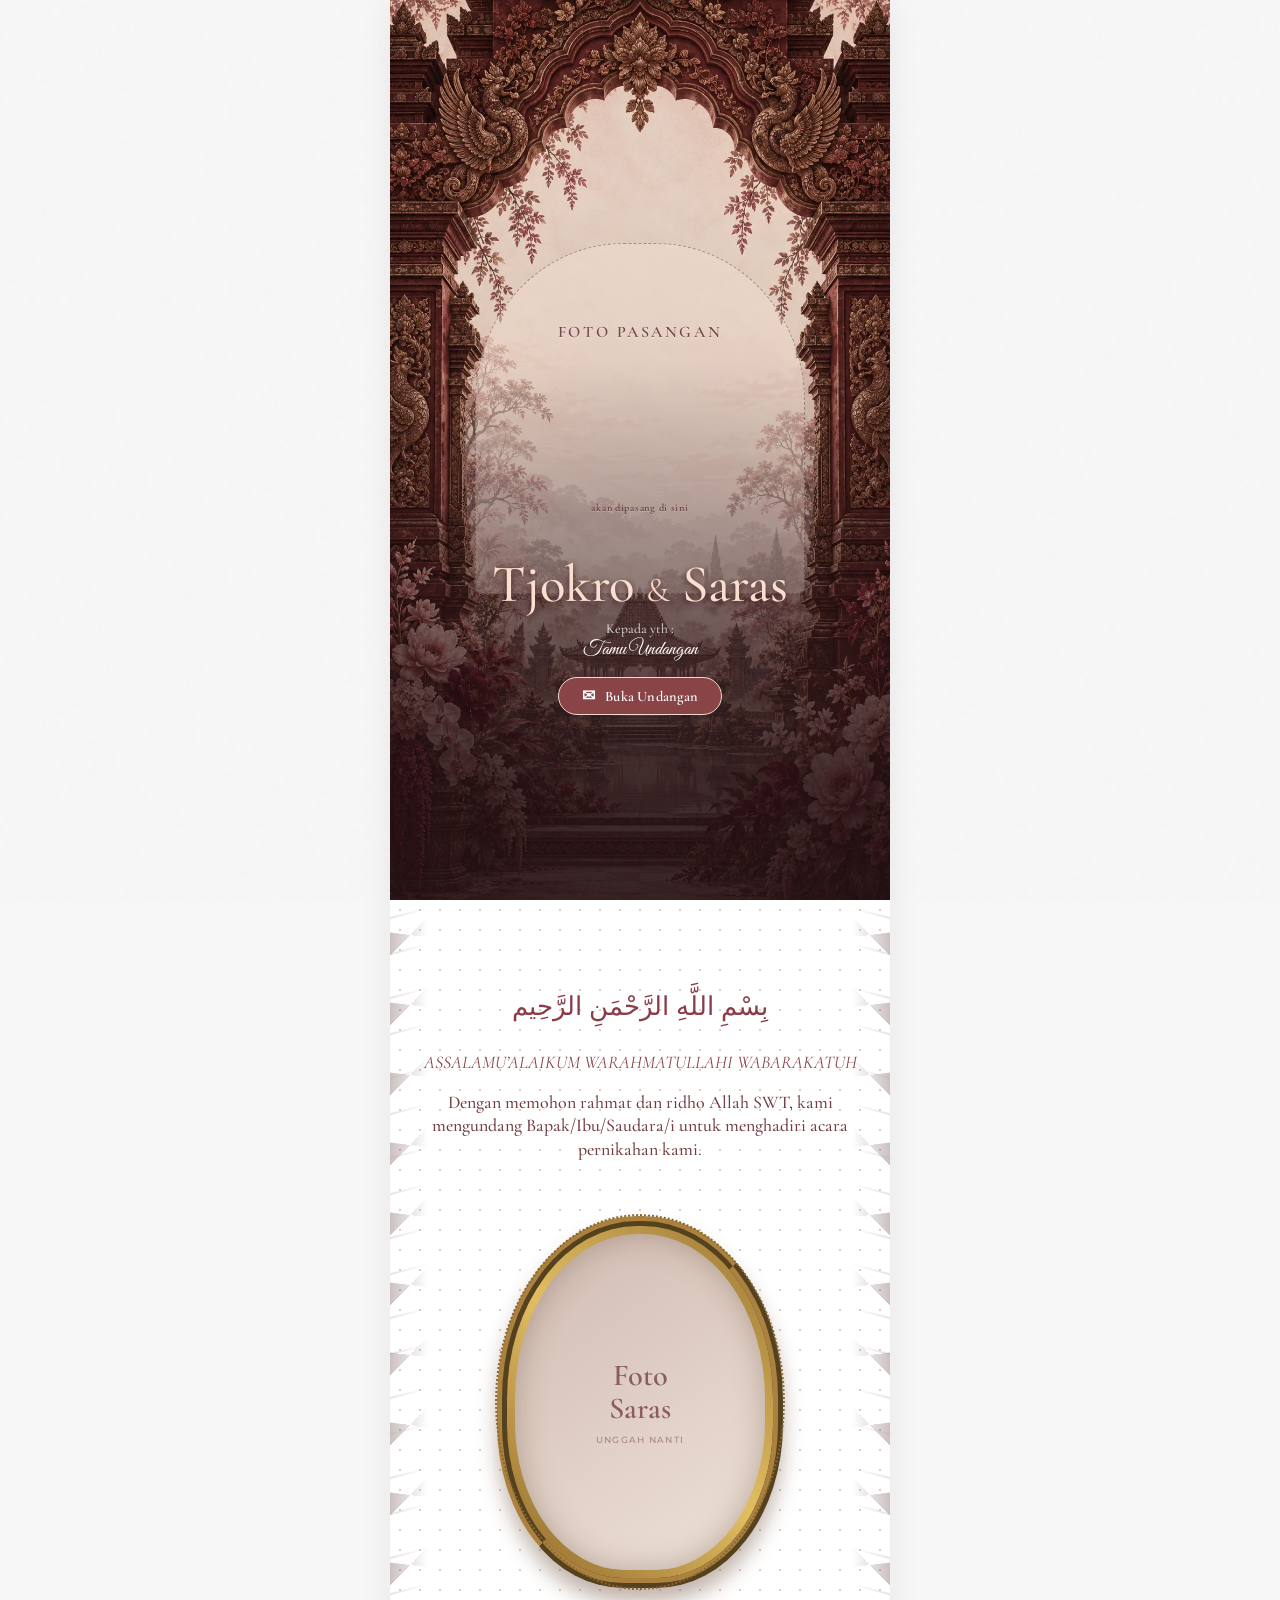
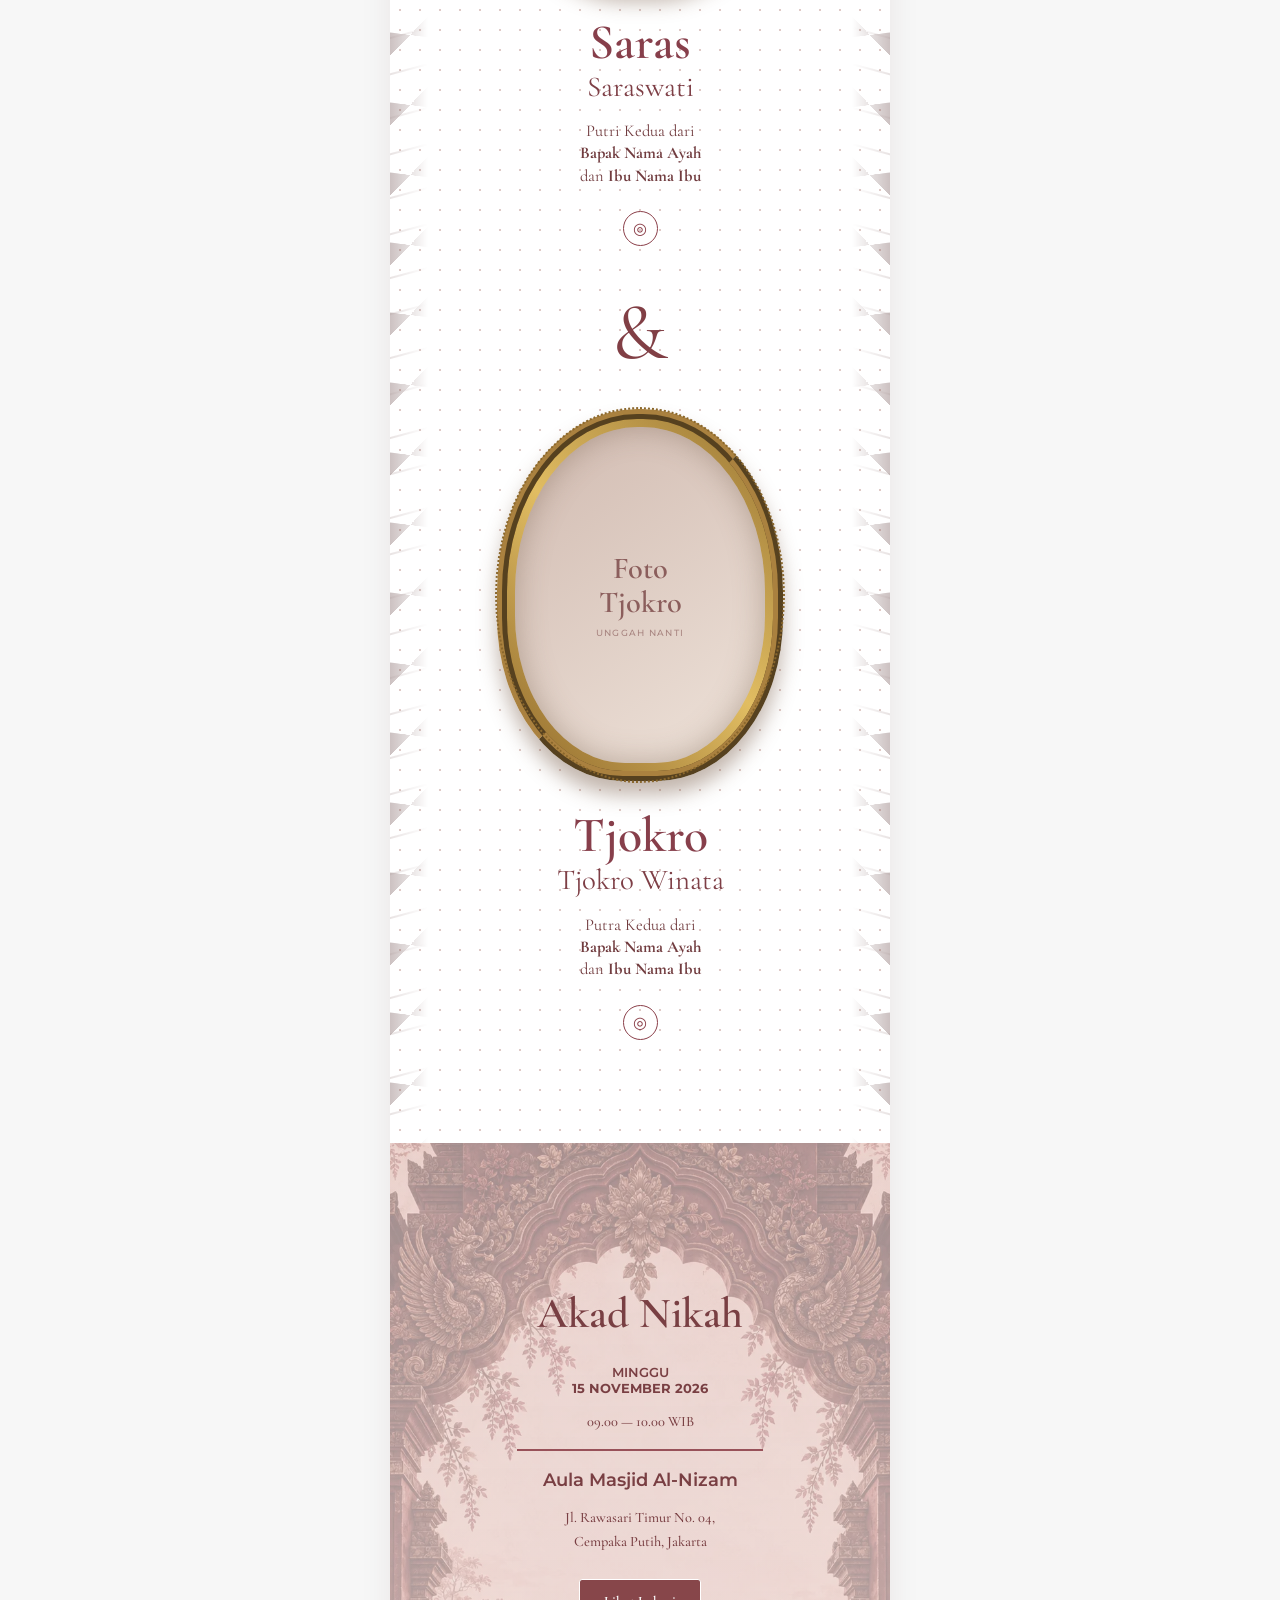
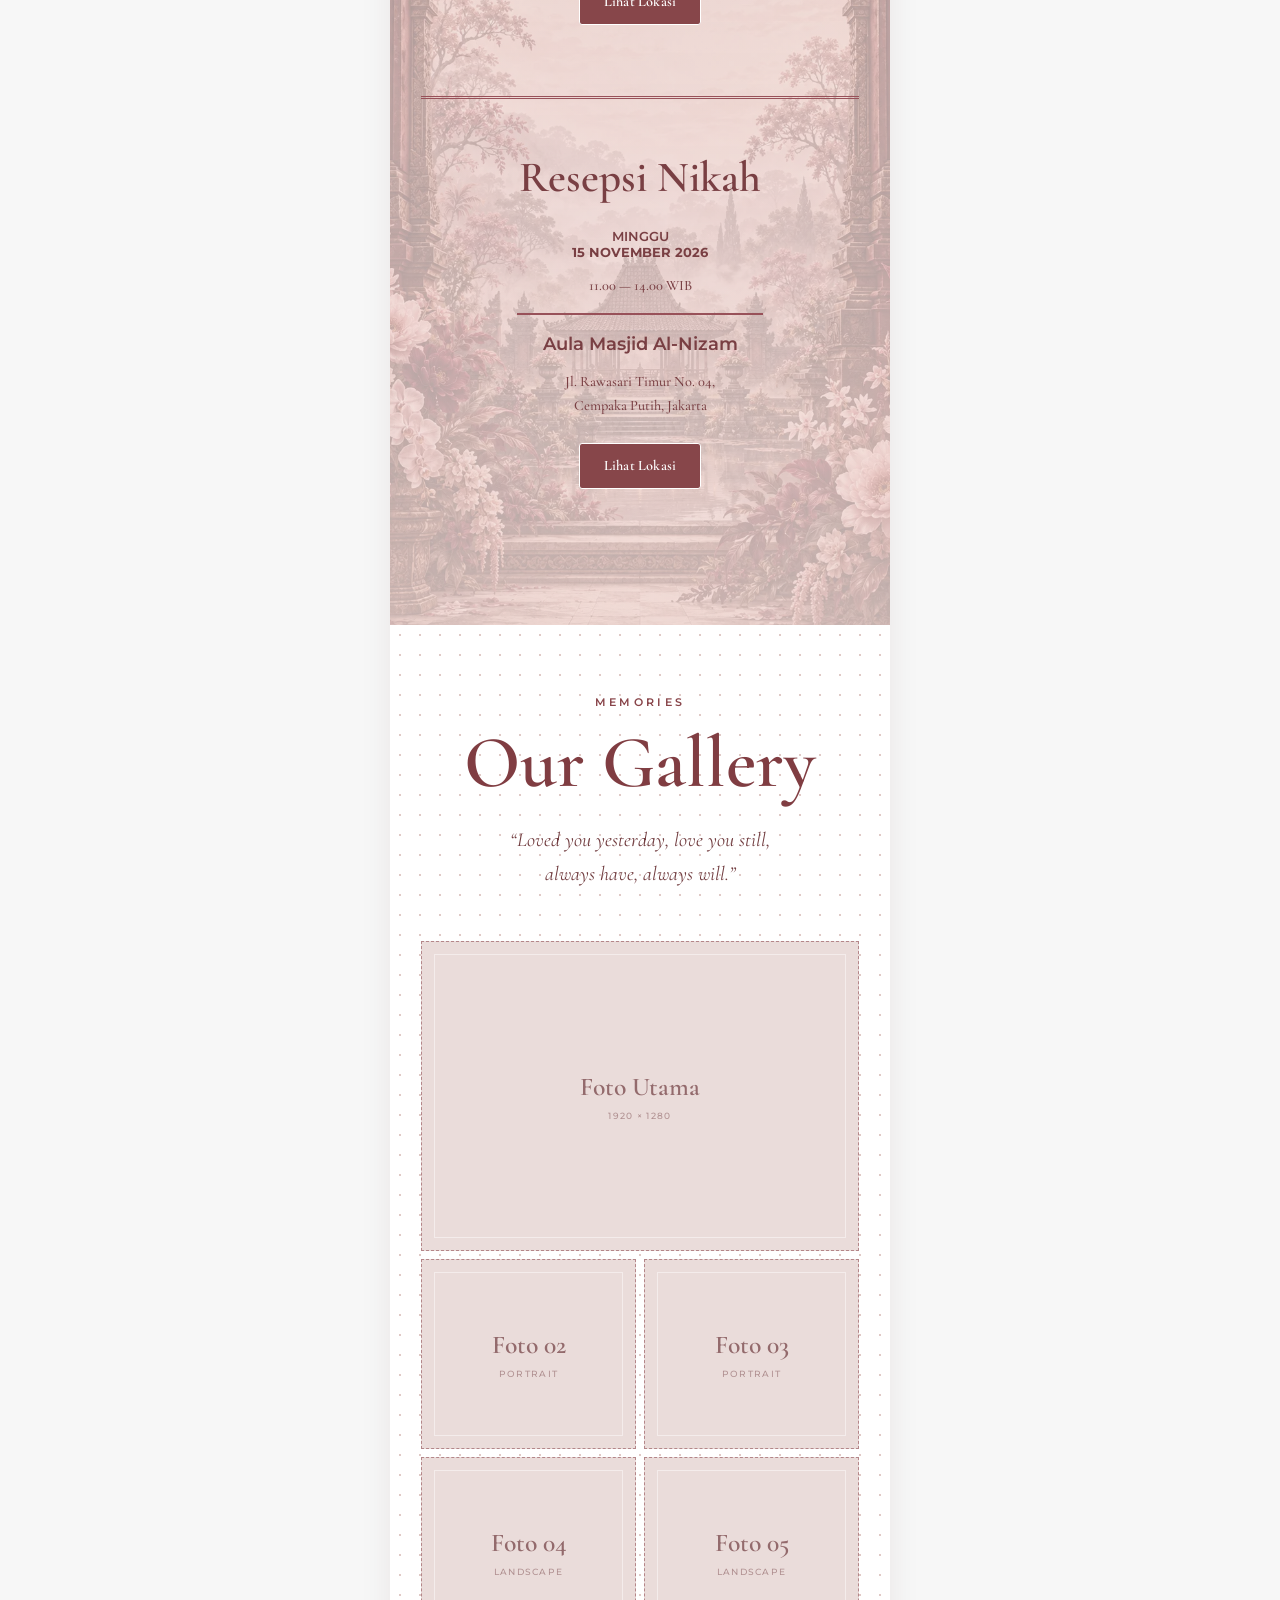
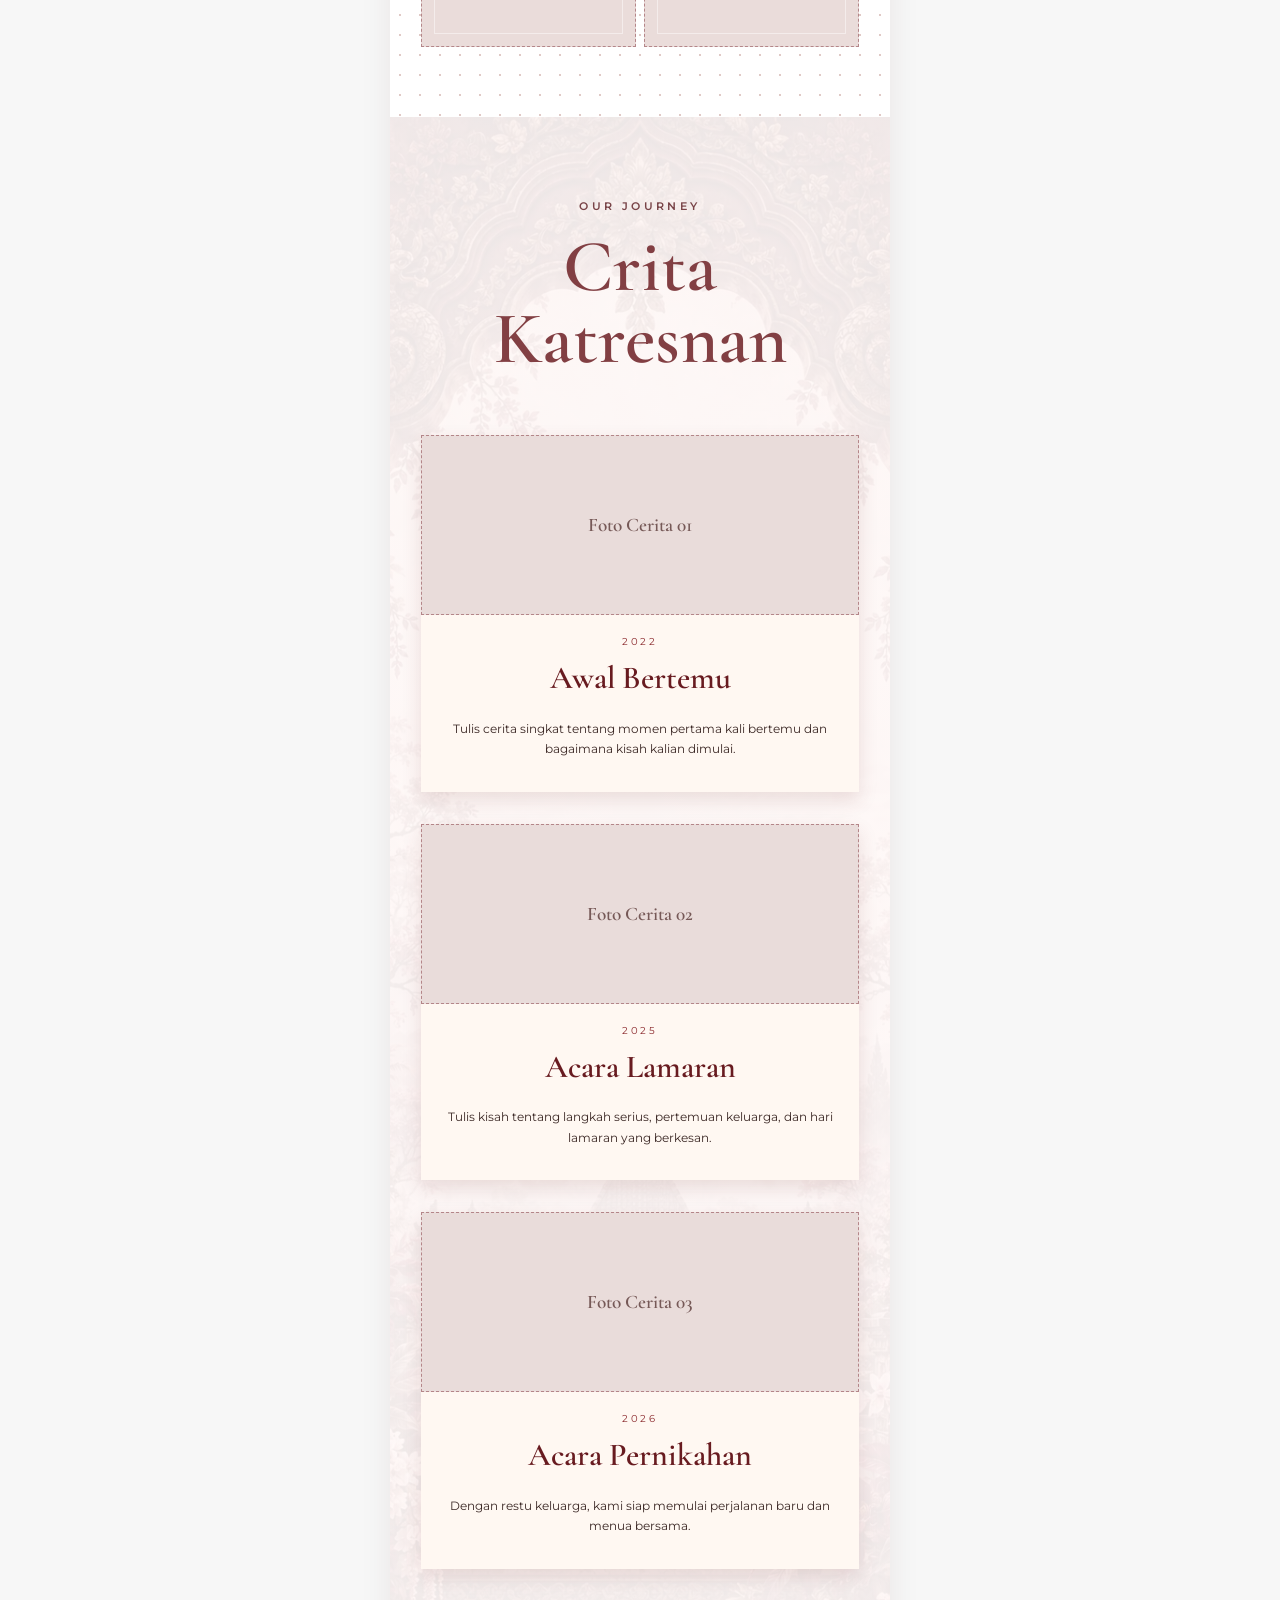
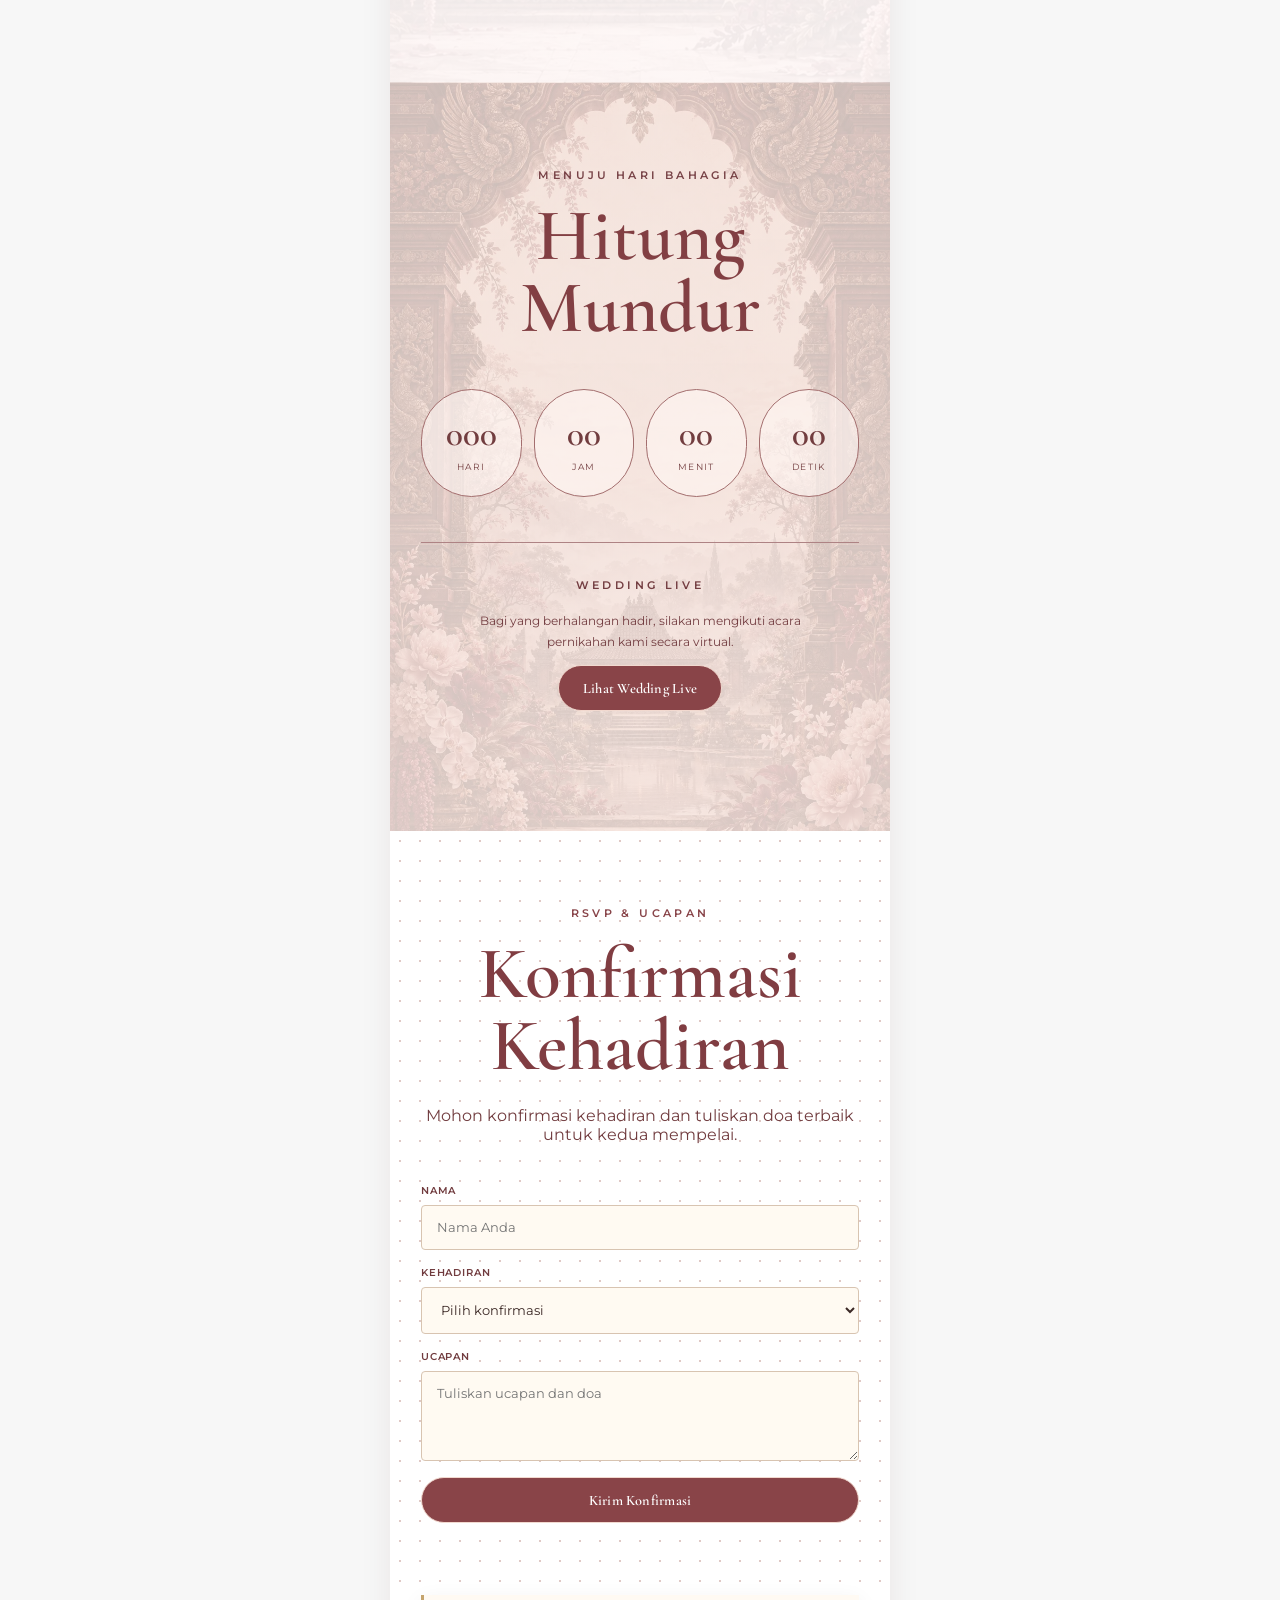
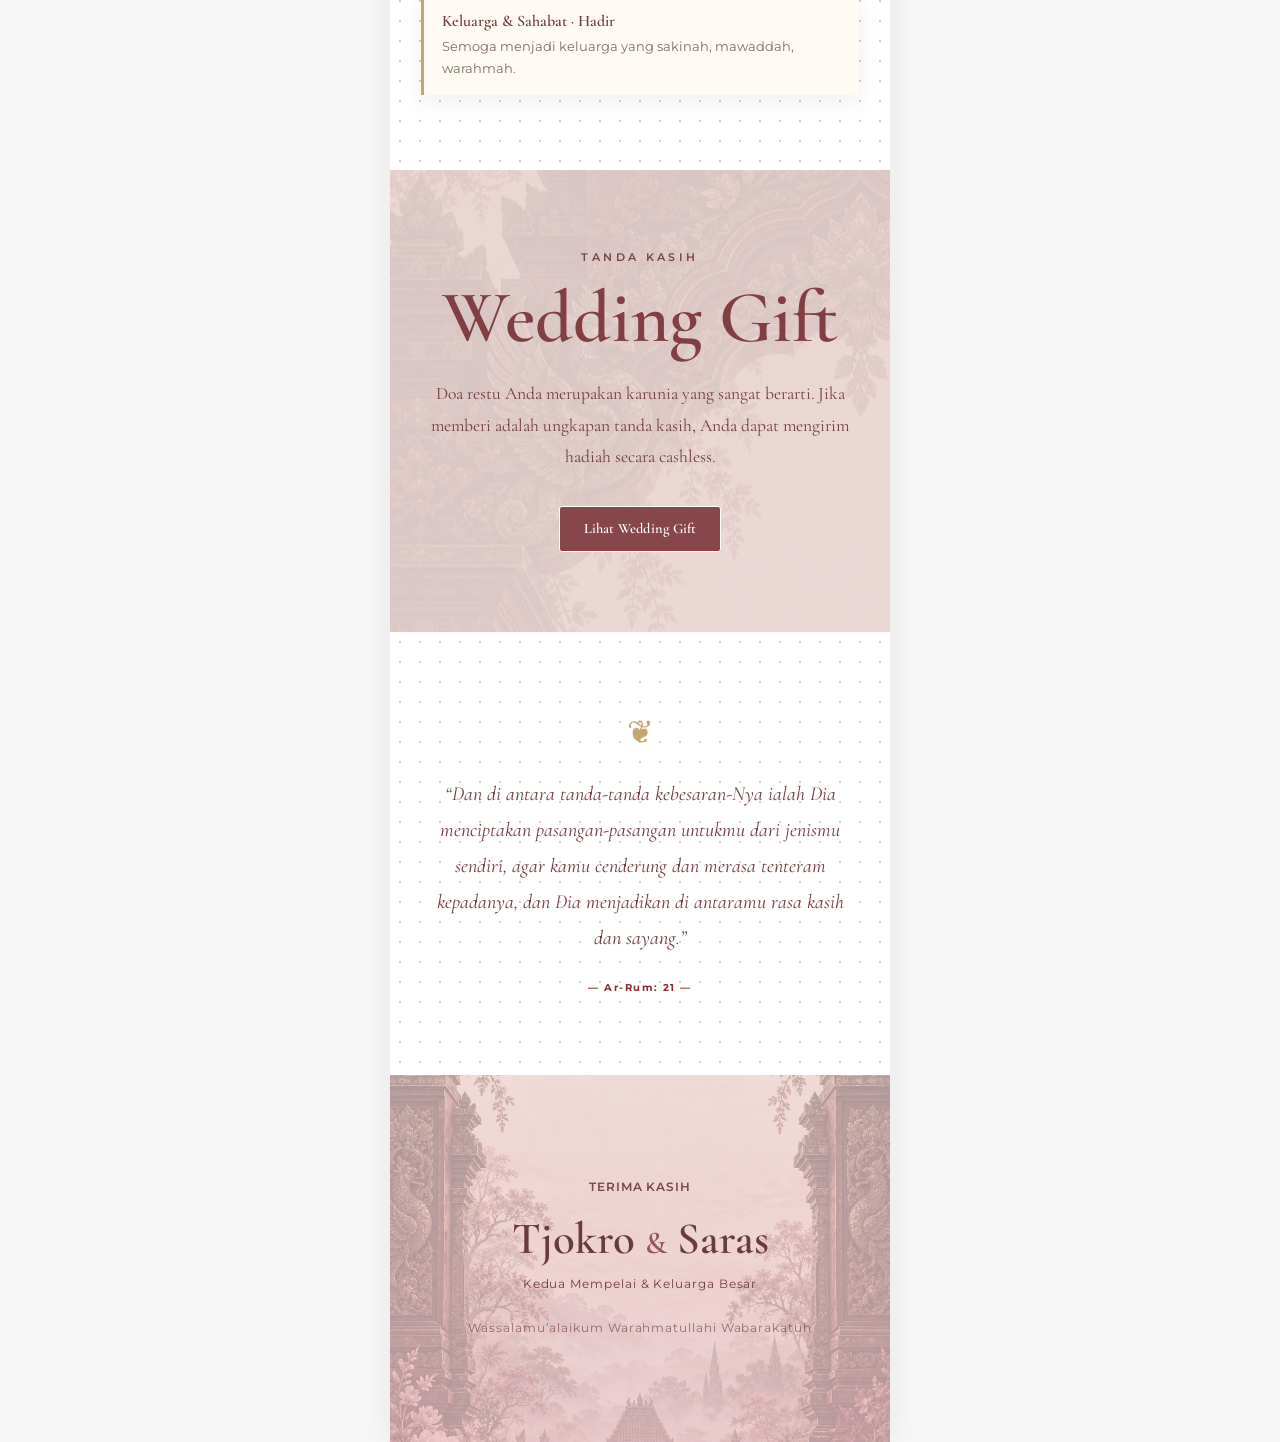
<file: index.html>
<!doctype html>
<html lang="id">
<head>
  <meta charset="utf-8" />
  <meta name="viewport" content="width=device-width,initial-scale=1,viewport-fit=cover" />
  <meta name="theme-color" content="#681b20" />
  <meta name="description" content="Undangan pernikahan digital bernuansa Jawa klasik." />
  <title>Tjokro & Saras — Undangan Pernikahan</title>
  <link rel="preconnect" href="https://fonts.googleapis.com">
  <link rel="preconnect" href="https://fonts.gstatic.com" crossorigin>
  <link href="https://fonts.googleapis.com/css2?family=Cormorant+Garamond:wght@400;500;600;700&family=Great+Vibes&family=Montserrat:wght@300;400;500;600&family=Playfair+Display:wght@400;500;600&display=swap" rel="stylesheet">
  <link rel="stylesheet" href="./styles.css" />
</head>
<body class="locked">
  <div class="noise" aria-hidden="true"></div>
  <div id="petals" class="petals" aria-hidden="true"></div>

  <section id="cover" class="cover" aria-label="Sampul undangan">
    <div class="cover__photo" aria-hidden="true"><span>FOTO PASANGAN<br><small>akan dipasang di sini</small></span></div>
    <div class="cover__veil" aria-hidden="true"></div>
    <div class="cover__content">
      <h1>Tjokro <em>&</em> Saras</h1>
      <p class="to">Kepada yth :</p>
      <p class="guest" id="guestName">Tamu Undangan</p>
      <button id="openInvite" class="button button--light" type="button">
        <span class="button__icon">✉</span> Buka Undangan
      </button>
    </div>
  </section>

  <div id="openingScene" class="opening-scene" aria-hidden="true">
    <div class="opening-scene__backdrop"></div>
    <div class="opening-scene__light"></div>
    <div class="opening-scene__arch"></div>
    <div class="opening-scene__door opening-scene__door--left"></div>
    <div class="opening-scene__door opening-scene__door--right"></div>
    <div class="opening-scene__title"><span>The Wedding Of</span><strong>Tjokro<br><i>&</i><br>Saras</strong><small>15.11.26</small></div>
    <div class="opening-scene__bloom opening-scene__bloom--left"></div>
    <div class="opening-scene__bloom opening-scene__bloom--right"></div>
  </div>

  <main id="invitation" aria-hidden="true">
    <section class="hero section-maroon">
      <div class="hero__halo"></div>
      <div class="reveal hero__content">
        <p class="eyebrow">THE WEDDING OF</p>
        <h2 class="script-title">Tjokro <span>&</span> Saras</h2>
        <p class="hero__date">15.11.26</p>
        <a href="#couple" class="scroll-cue" aria-label="Lanjut ke bawah"><span></span></a>
      </div>
    </section>

    <section id="couple" class="paper-section intro">
      <div class="batik-corner batik-corner--left" aria-hidden="true"></div>
      <div class="batik-corner batik-corner--right" aria-hidden="true"></div>
      <div class="container narrow reveal">
        <p class="arabic">بِسْمِ اللَّهِ الرَّحْمَنِ الرَّحِيم</p>
        <p class="eyebrow eyebrow--dark">ASSALAMU’ALAIKUM WARAHMATULLAHI WABARAKATUH</p>
        <p class="lead">Dengan memohon rahmat dan ridho Allah SWT, kami mengundang Bapak/Ibu/Saudara/i untuk menghadiri acara pernikahan kami.</p>
      </div>

      <div class="couple container">
        <article class="person reveal">
          <div class="portrait-frame">
            <div class="portrait-placeholder"><span>Foto<br>Saras</span><small>unggah nanti</small></div>
          </div>
          <p class="person__nick">Saras</p>
          <h3>Saraswati</h3>
          <p>Putri Kedua dari<br><strong>Bapak Nama Ayah</strong><br>dan <strong>Ibu Nama Ibu</strong></p>
          <a class="social" href="#" aria-label="Instagram Saras">◎</a>
        </article>

        <div class="ampersand reveal" aria-hidden="true">&</div>

        <article class="person reveal">
          <div class="portrait-frame portrait-frame--alt">
            <div class="portrait-placeholder"><span>Foto<br>Tjokro</span><small>unggah nanti</small></div>
          </div>
          <p class="person__nick">Tjokro</p>
          <h3>Tjokro Winata</h3>
          <p>Putra Kedua dari<br><strong>Bapak Nama Ayah</strong><br>dan <strong>Ibu Nama Ibu</strong></p>
          <a class="social" href="#" aria-label="Instagram Tjokro">◎</a>
        </article>
      </div>
    </section>

    <section class="section-maroon event-section">
      <div class="clouds clouds--one" aria-hidden="true"></div>
      <div class="container reveal">
        <p class="eyebrow">SAVE THE DATE</p>
        <h2 class="section-title light">Rangkaian Acara</h2>
        <div class="events">
          <article class="event-card reveal">
            <div class="event-card__icon">✦</div>
            <h3>Akad Nikah</h3>
            <p class="event-date">MINGGU<br><strong>15 NOVEMBER 2026</strong></p>
            <p>09.00 — 10.00 WIB</p>
            <span class="rule"></span>
            <h4>Aula Masjid Al-Nizam</h4>
            <p>Jl. Rawasari Timur No. 04,<br>Cempaka Putih, Jakarta</p>
            <a class="button button--outline" href="https://maps.google.com" target="_blank" rel="noreferrer">Lihat Lokasi</a>
          </article>
          <article class="event-card reveal">
            <div class="event-card__icon">❦</div>
            <h3>Resepsi Nikah</h3>
            <p class="event-date">MINGGU<br><strong>15 NOVEMBER 2026</strong></p>
            <p>11.00 — 14.00 WIB</p>
            <span class="rule"></span>
            <h4>Aula Masjid Al-Nizam</h4>
            <p>Jl. Rawasari Timur No. 04,<br>Cempaka Putih, Jakarta</p>
            <a class="button button--outline" href="https://maps.google.com" target="_blank" rel="noreferrer">Lihat Lokasi</a>
          </article>
        </div>
      </div>
    </section>

    <section class="paper-section gallery-section">
      <div class="container reveal">
        <p class="eyebrow eyebrow--dark">MEMORIES</p>
        <h2 class="section-title">Our Gallery</h2>
        <p class="quote">“Loved you yesterday, love you still,<br>always have, always will.”</p>
      </div>
      <div class="gallery container">
        <div class="photo-placeholder photo-placeholder--wide reveal"><span>Foto Utama</span><small>1920 × 1280</small></div>
        <div class="photo-placeholder reveal"><span>Foto 02</span><small>portrait</small></div>
        <div class="photo-placeholder reveal"><span>Foto 03</span><small>portrait</small></div>
        <div class="photo-placeholder reveal"><span>Foto 04</span><small>landscape</small></div>
        <div class="photo-placeholder reveal"><span>Foto 05</span><small>landscape</small></div>
      </div>
    </section>

    <section class="story section-ink">
      <div class="container">
        <div class="reveal">
          <p class="eyebrow">OUR JOURNEY</p>
          <h2 class="section-title light">Crita Katresnan</h2>
        </div>
        <div class="timeline">
          <article class="story-card reveal">
            <div class="story-card__image"><span>Foto Cerita 01</span></div>
            <div class="story-card__body"><time>2022</time><h3>Awal Bertemu</h3><p>Tulis cerita singkat tentang momen pertama kali bertemu dan bagaimana kisah kalian dimulai.</p></div>
          </article>
          <article class="story-card reveal">
            <div class="story-card__image"><span>Foto Cerita 02</span></div>
            <div class="story-card__body"><time>2025</time><h3>Acara Lamaran</h3><p>Tulis kisah tentang langkah serius, pertemuan keluarga, dan hari lamaran yang berkesan.</p></div>
          </article>
          <article class="story-card reveal">
            <div class="story-card__image"><span>Foto Cerita 03</span></div>
            <div class="story-card__body"><time>2026</time><h3>Acara Pernikahan</h3><p>Dengan restu keluarga, kami siap memulai perjalanan baru dan menua bersama.</p></div>
          </article>
        </div>
      </div>
    </section>

    <section class="countdown-section section-maroon">
      <div class="container narrow reveal">
        <p class="eyebrow">MENUJU HARI BAHAGIA</p>
        <h2 class="section-title light">Hitung Mundur</h2>
        <div class="countdown" data-date="2026-11-15T08:00:00+07:00">
          <div><strong id="days">000</strong><span>Hari</span></div>
          <div><strong id="hours">00</strong><span>Jam</span></div>
          <div><strong id="minutes">00</strong><span>Menit</span></div>
          <div><strong id="seconds">00</strong><span>Detik</span></div>
        </div>
        <div class="live-card">
          <p class="eyebrow">WEDDING LIVE</p>
          <p>Bagi yang berhalangan hadir, silakan mengikuti acara pernikahan kami secara virtual.</p>
          <a class="button button--light" href="#">Lihat Wedding Live</a>
        </div>
      </div>
    </section>

    <section class="paper-section rsvp-section">
      <div class="container narrow">
        <div class="reveal">
          <p class="eyebrow eyebrow--dark">RSVP & UCAPAN</p>
          <h2 class="section-title">Konfirmasi Kehadiran</h2>
          <p>Mohon konfirmasi kehadiran dan tuliskan doa terbaik untuk kedua mempelai.</p>
        </div>
        <form id="rsvpForm" class="rsvp-form reveal">
          <label>Nama<input name="name" required minlength="2" placeholder="Nama Anda" /></label>
          <label>Kehadiran<select name="attendance" required><option value="">Pilih konfirmasi</option><option>Hadir</option><option>Tidak hadir</option><option>Masih ragu</option></select></label>
          <label>Ucapan<textarea name="message" required rows="4" placeholder="Tuliskan ucapan dan doa"></textarea></label>
          <button class="button button--dark" type="submit">Kirim Konfirmasi</button>
          <p id="formStatus" class="form-status" role="status"></p>
        </form>
        <div id="wishes" class="wishes"></div>
      </div>
    </section>

    <section class="gift section-ink">
      <div class="container narrow reveal">
        <p class="eyebrow">TANDA KASIH</p>
        <h2 class="section-title light">Wedding Gift</h2>
        <p>Doa restu Anda merupakan karunia yang sangat berarti. Jika memberi adalah ungkapan tanda kasih, Anda dapat mengirim hadiah secara cashless.</p>
        <button id="toggleGift" class="button button--outline" type="button">Lihat Wedding Gift</button>
        <div id="giftBox" class="gift-box" hidden>
          <article><span>BCA</span><strong>1234 5678 90</strong><small>a.n. Nama Pemilik</small><button class="copy" data-copy="1234567890">Salin Nomor</button></article>
          <article><span>MANDIRI</span><strong>0987 6543 21</strong><small>a.n. Nama Pemilik</small><button class="copy" data-copy="0987654321">Salin Nomor</button></article>
        </div>
      </div>
    </section>

    <section class="paper-section verse">
      <div class="container narrow reveal">
        <span class="flourish">❦</span>
        <p>“Dan di antara tanda-tanda kebesaran-Nya ialah Dia menciptakan pasangan-pasangan untukmu dari jenismu sendiri, agar kamu cenderung dan merasa tenteram kepadanya, dan Dia menjadikan di antaramu rasa kasih dan sayang.”</p>
        <strong>— Ar-Rum: 21 —</strong>
      </div>
    </section>

    <footer class="section-maroon footer">
      <div class="container narrow reveal">
        <p class="eyebrow">TERIMA KASIH</p>
        <h2 class="script-title">Tjokro <span>&</span> Saras</h2>
        <p>Kedua Mempelai & Keluarga Besar</p>
        <p class="footer__greeting">Wassalamu’alaikum Warahmatullahi Wabarakatuh</p>
      </div>
    </footer>
  </main>

  <button id="musicToggle" class="music-toggle" type="button" aria-label="Putar atau jeda musik" hidden>
    <span>♫</span>
  </button>
  <audio id="bgMusic" loop preload="none">
    <!-- Ganti src dengan file musik pilihan Anda, misalnya ./assets/music.mp3 -->
  </audio>
  <script src="./app.js"></script>
</body>
</html>
</file>
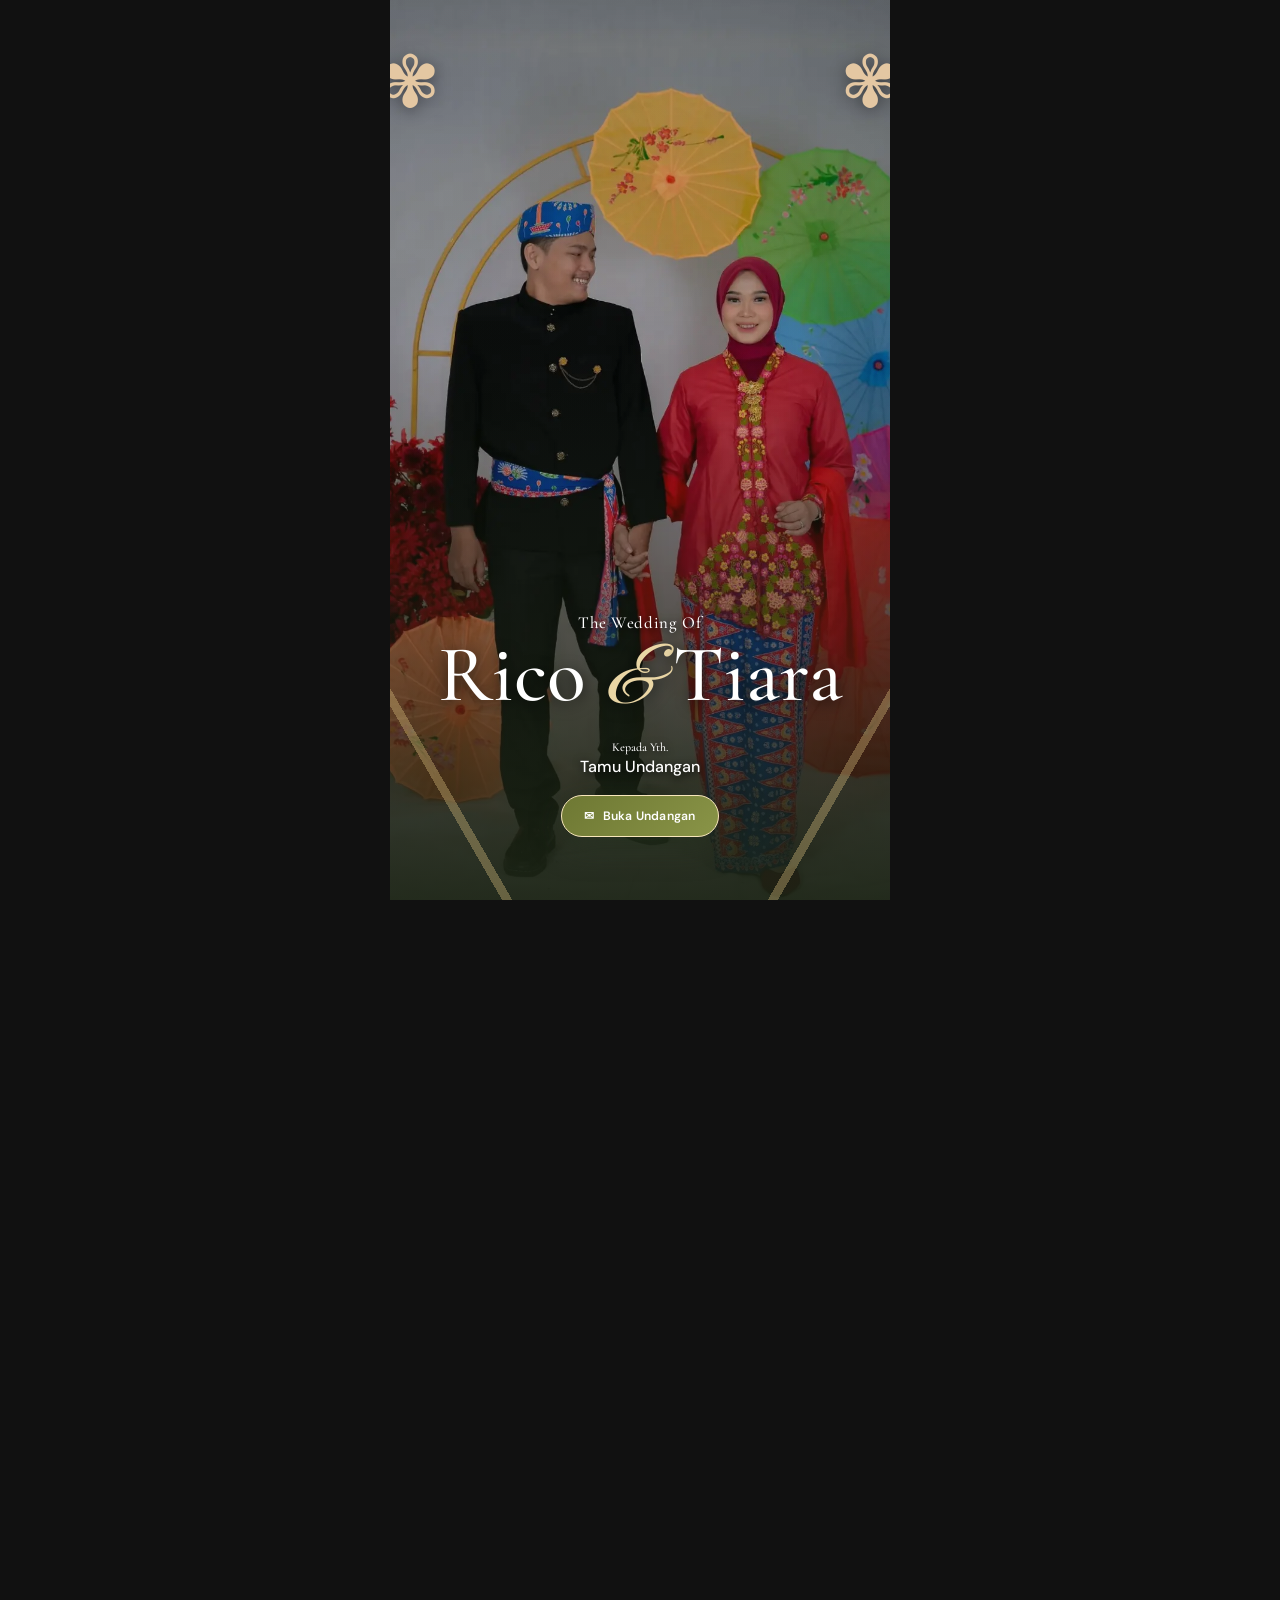
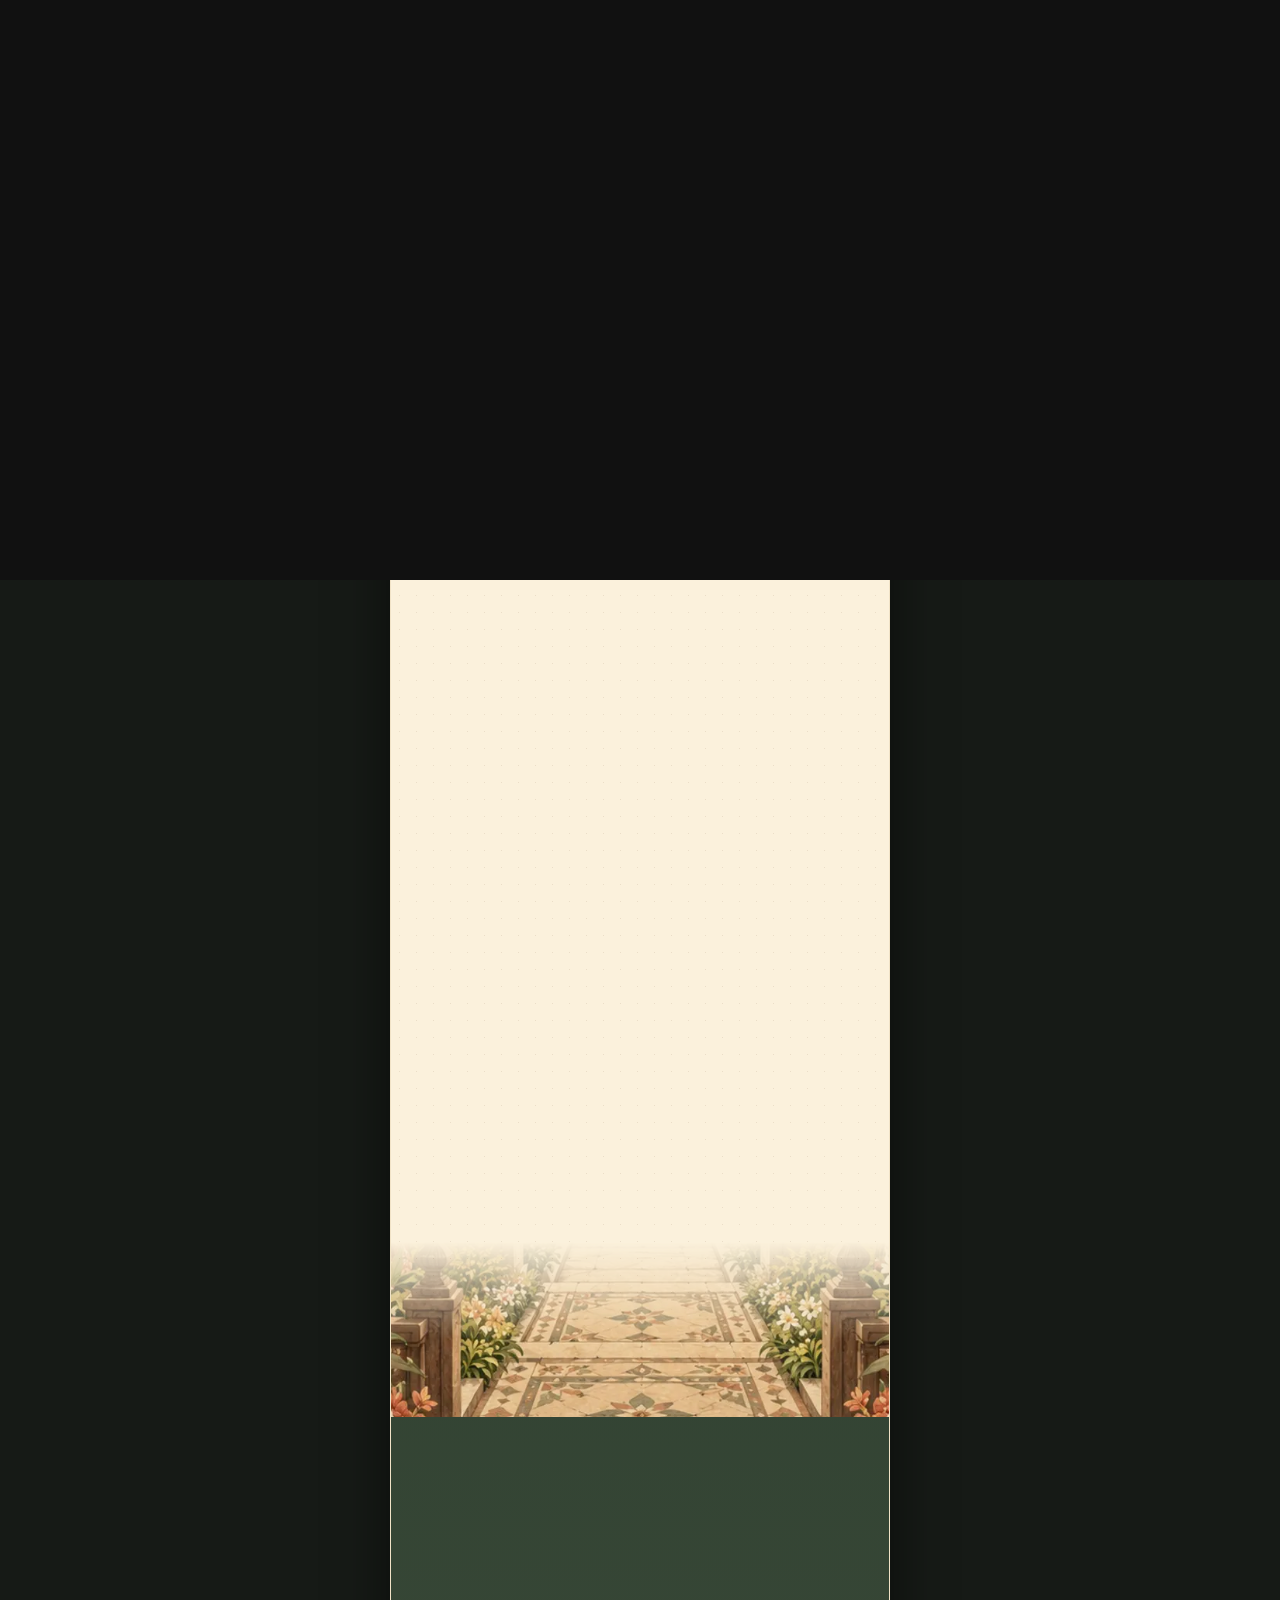
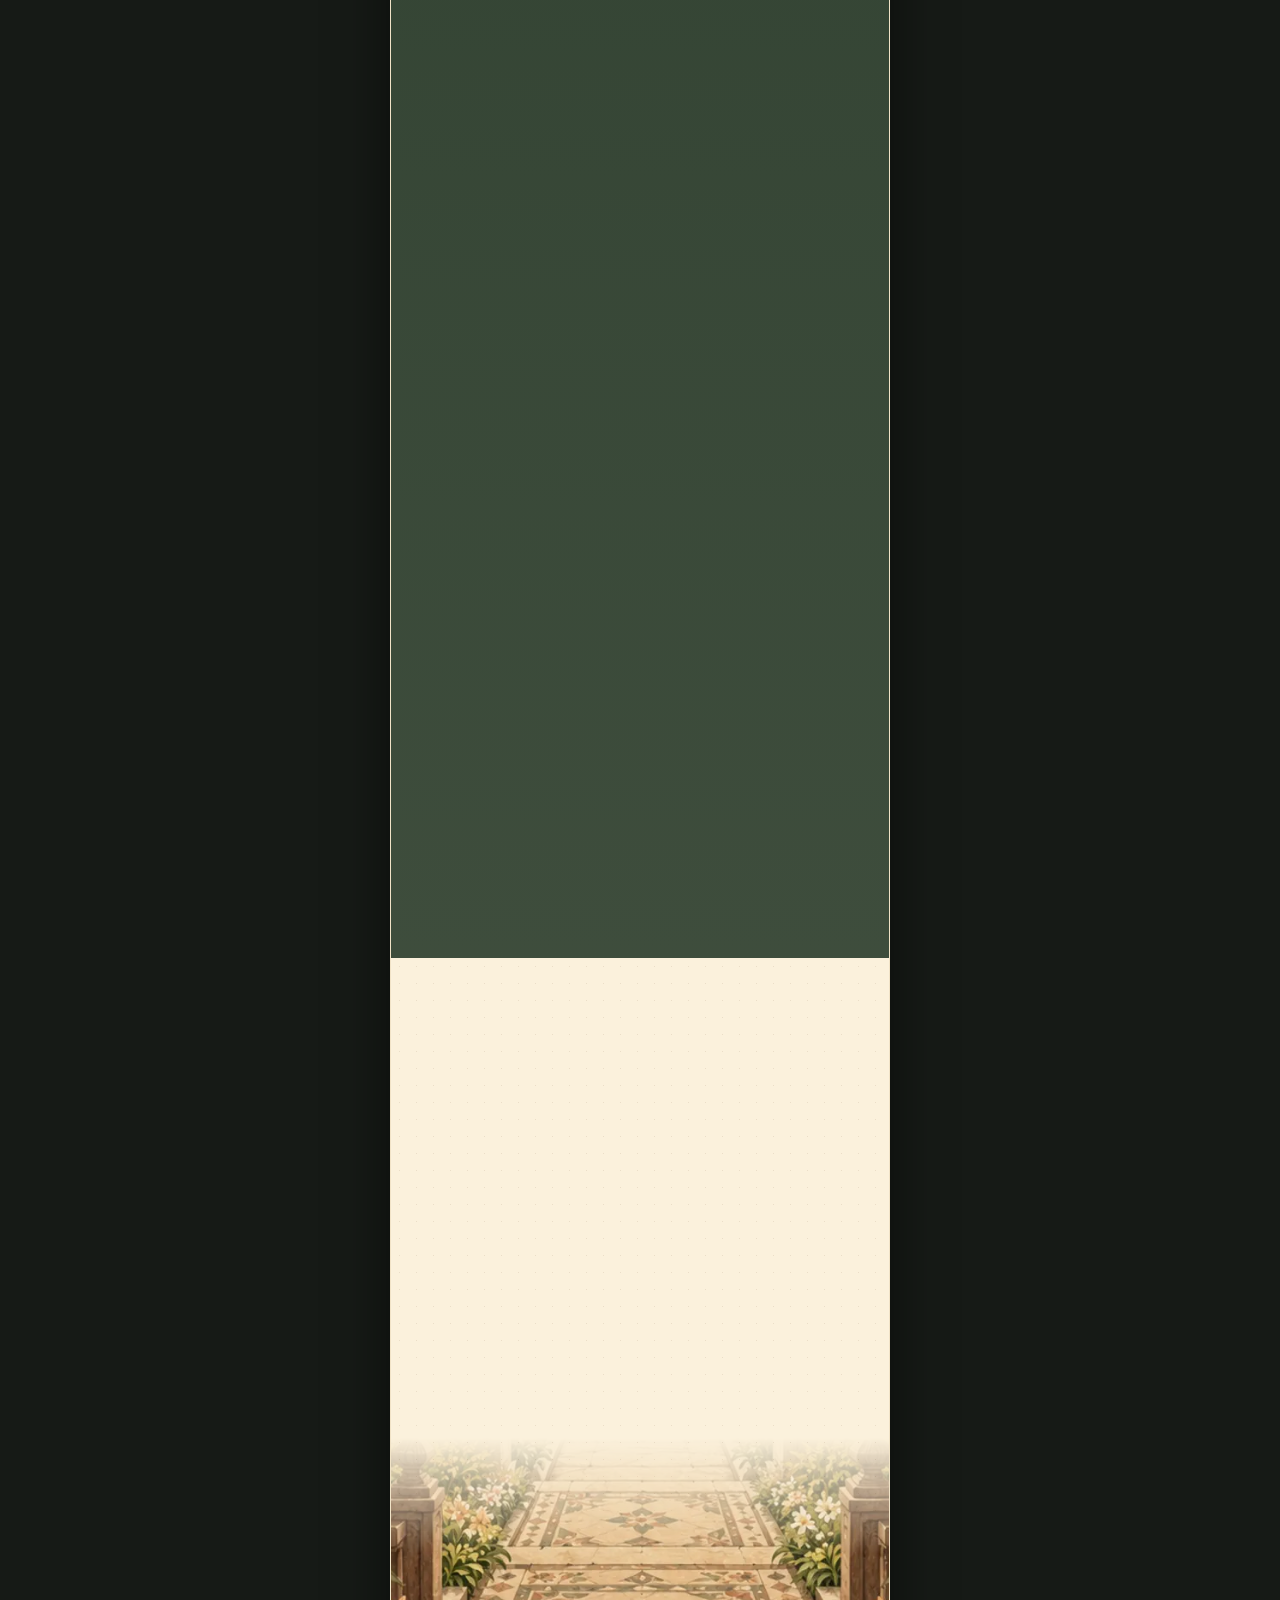
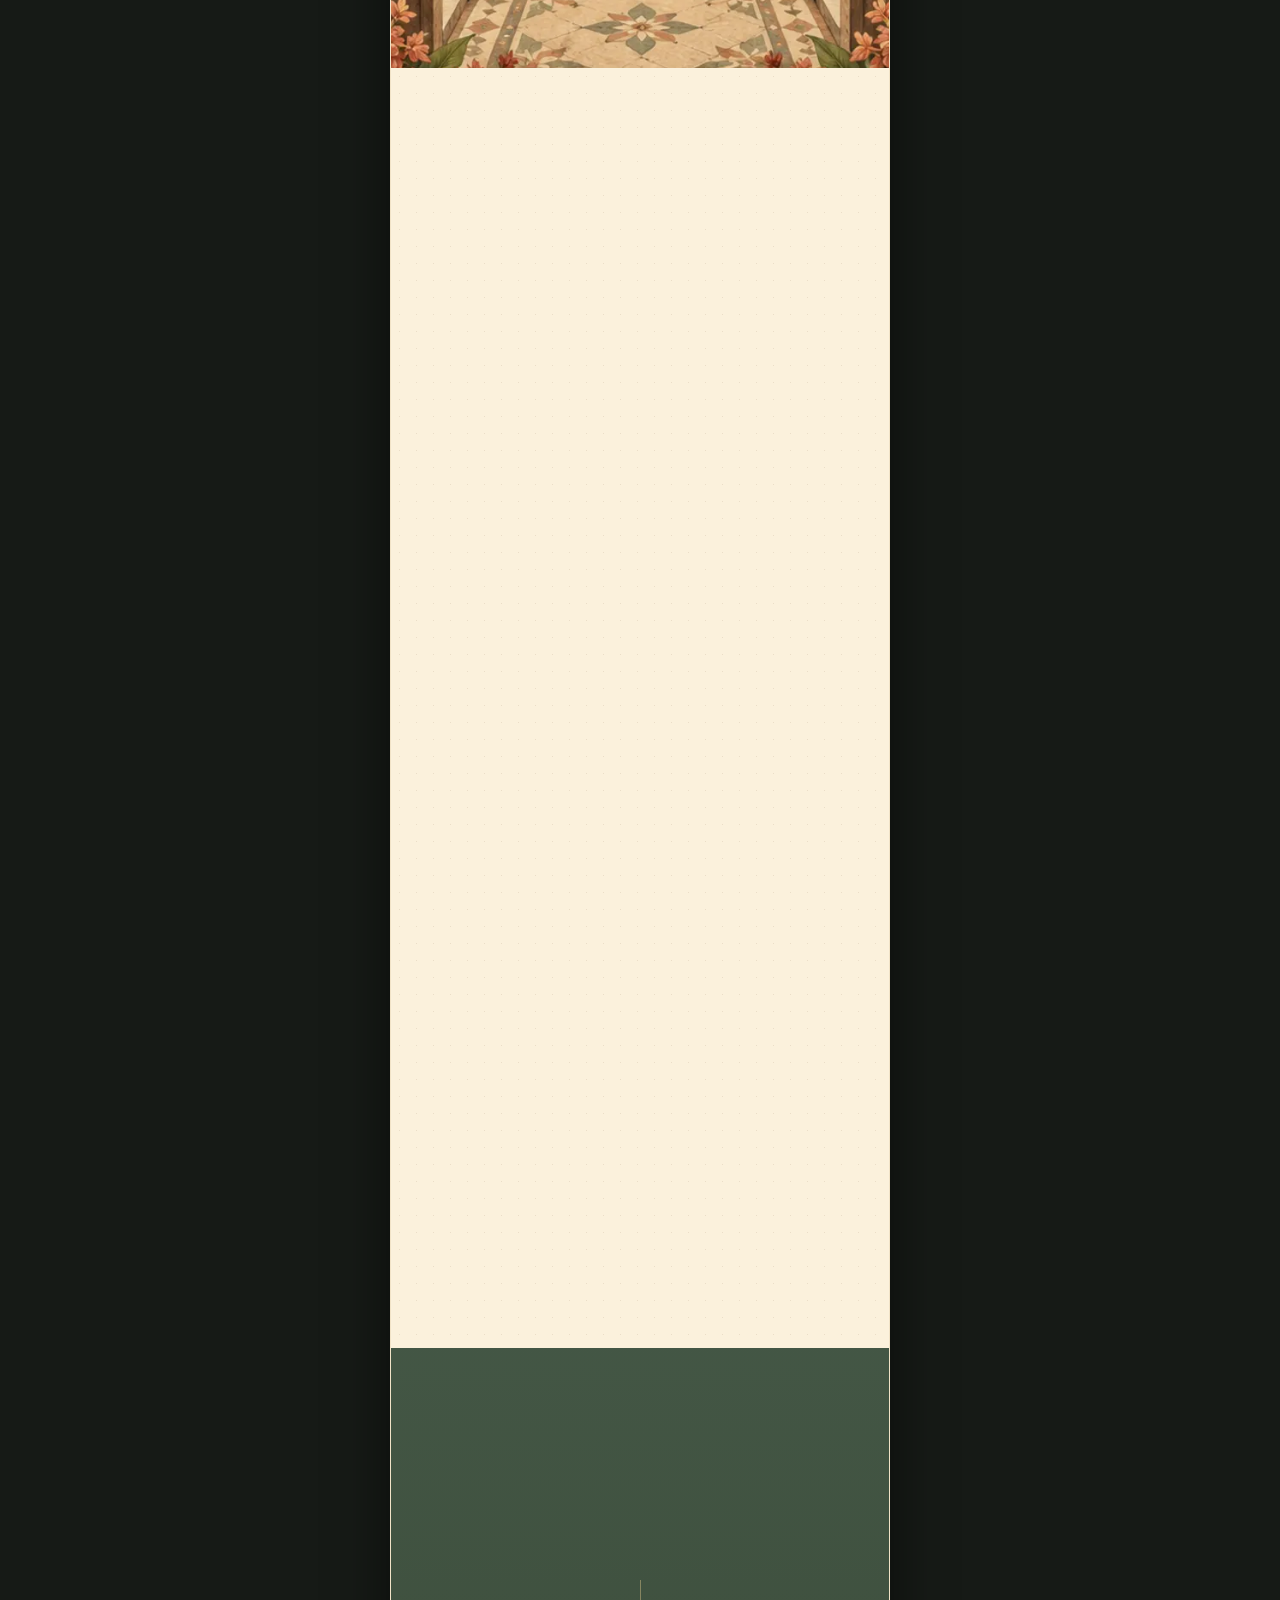
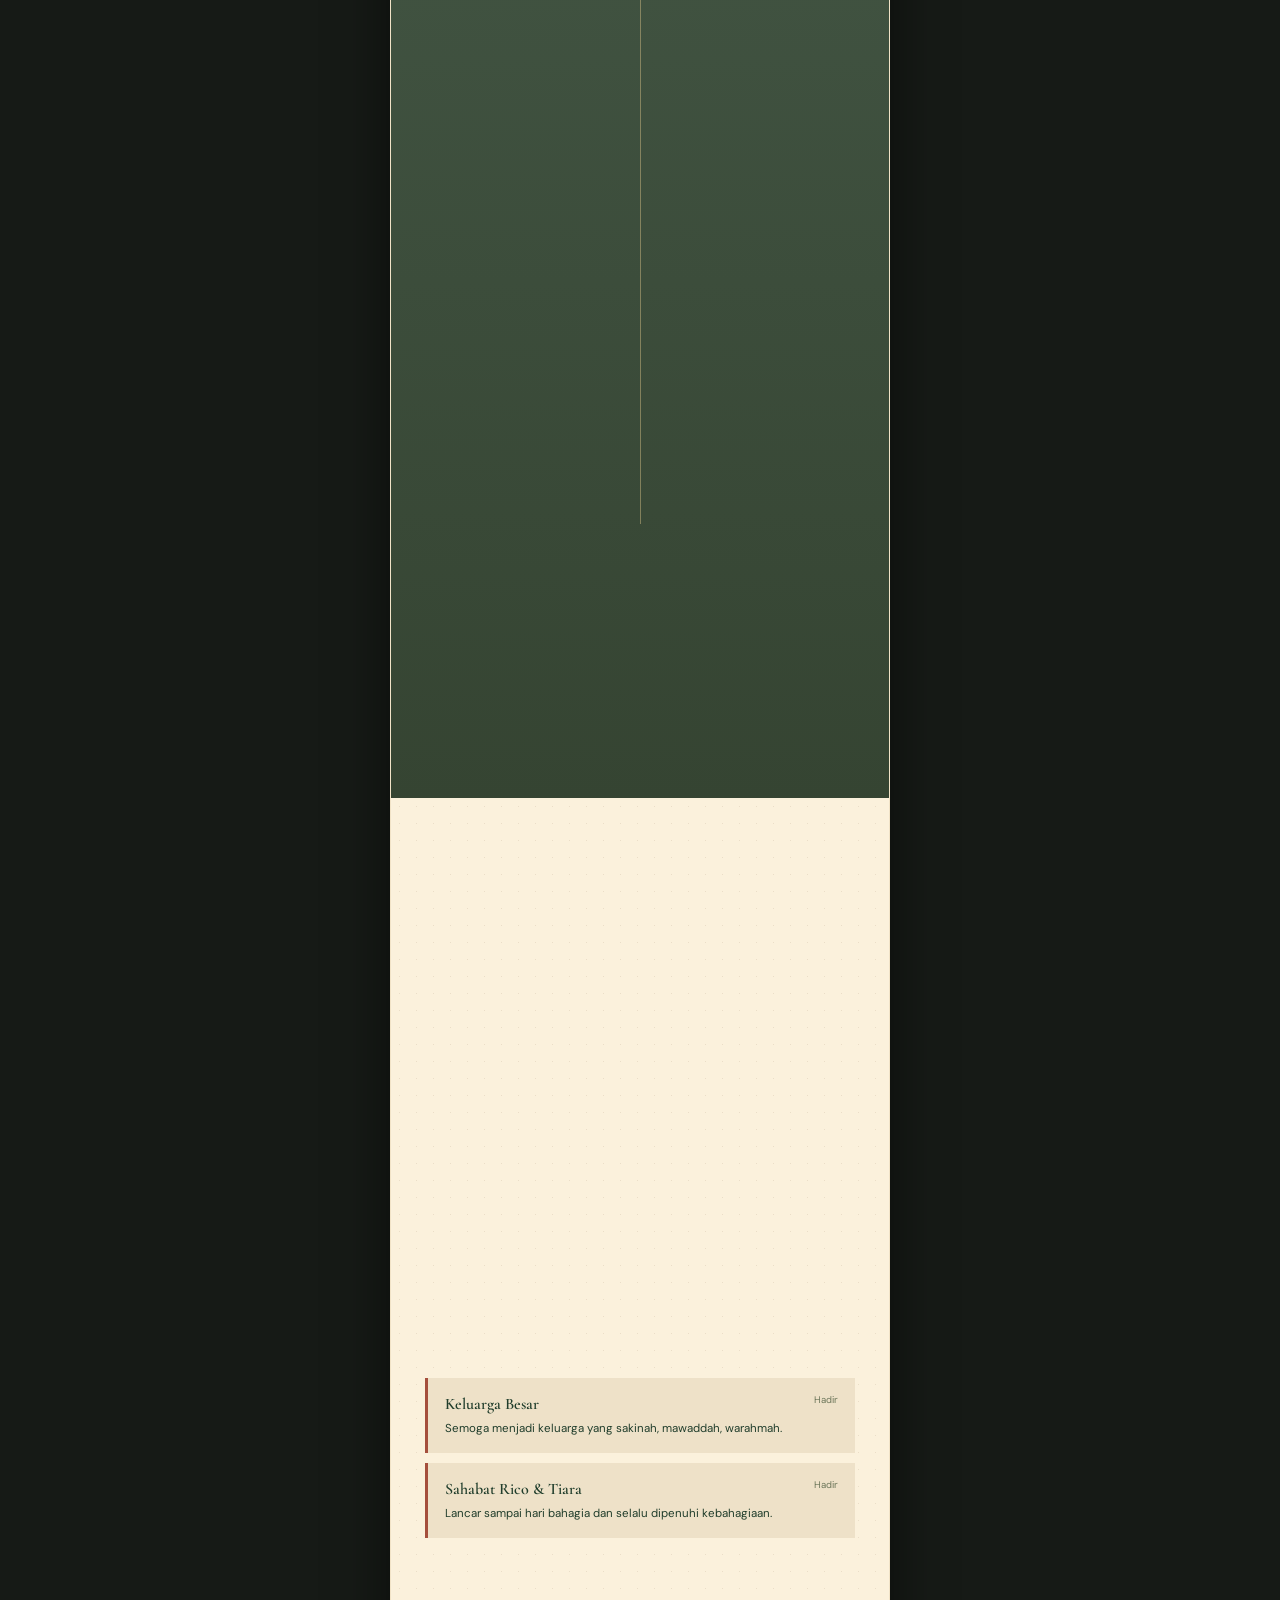
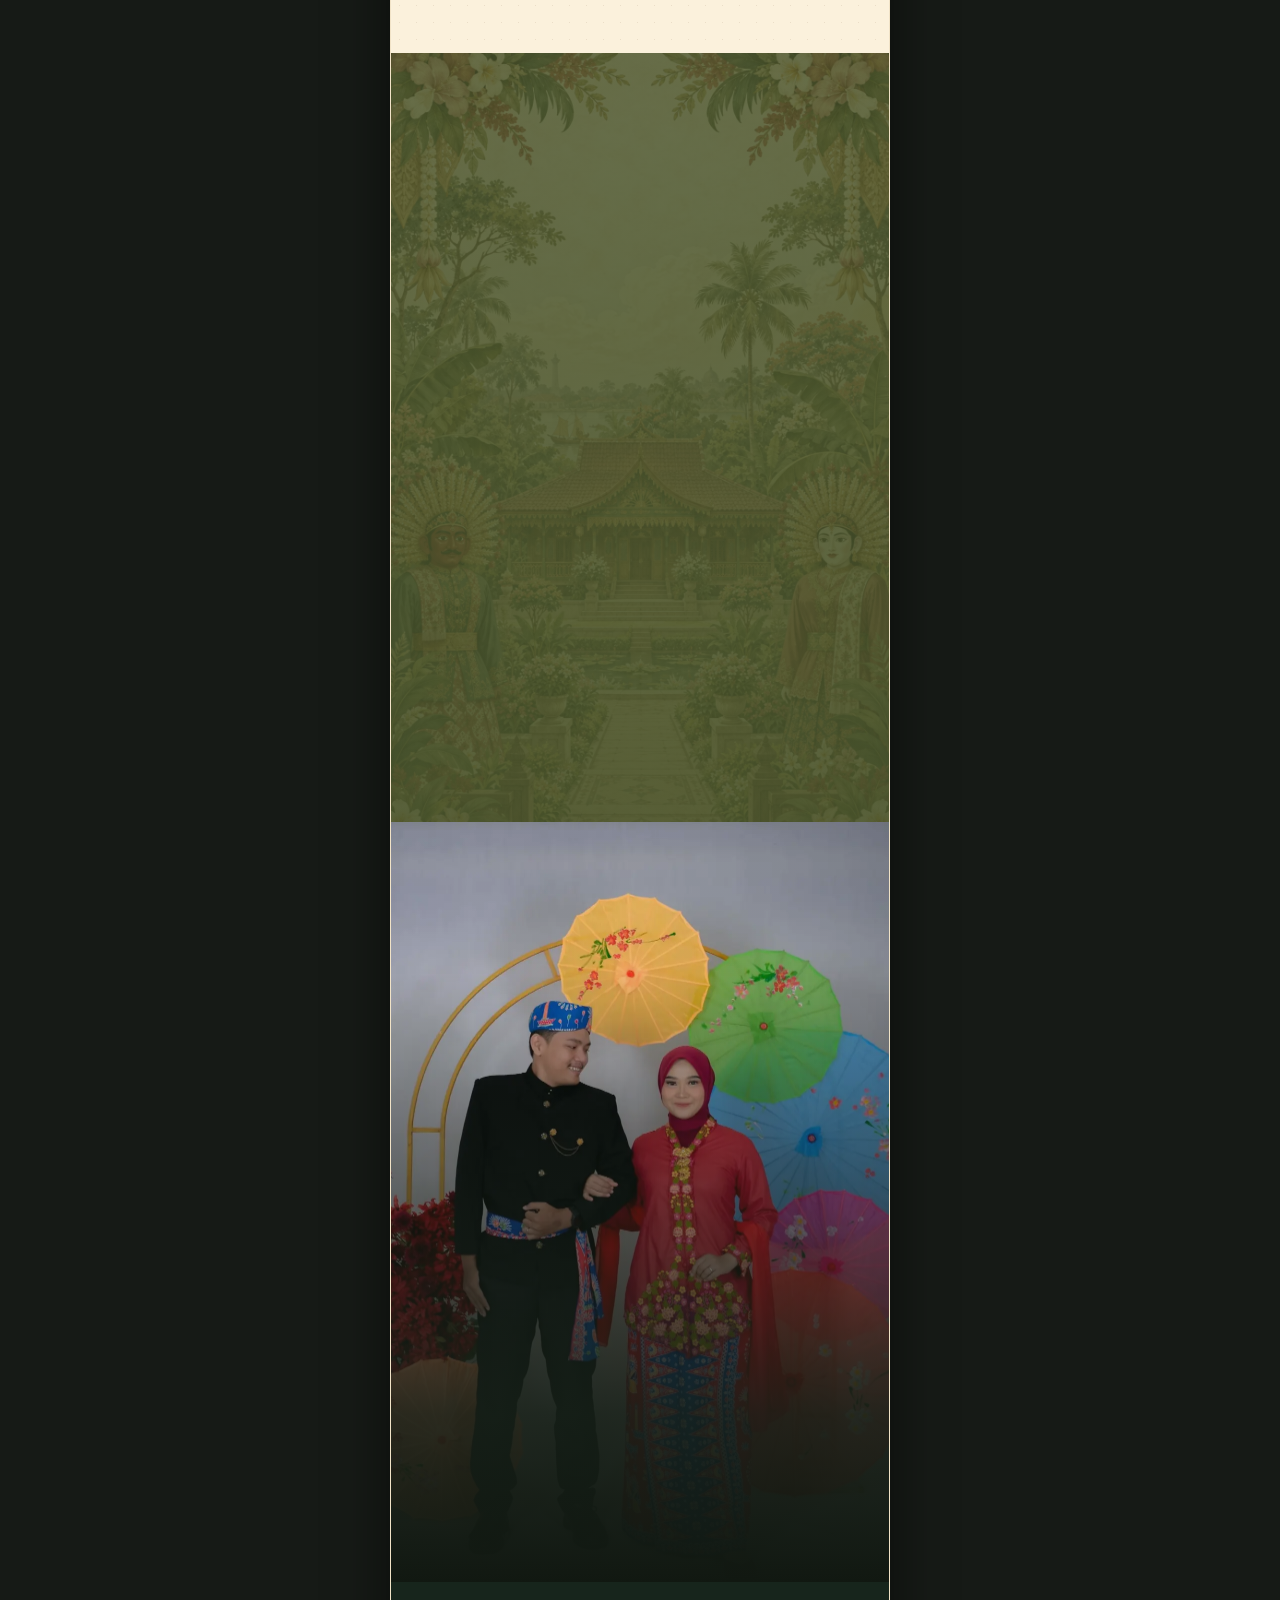
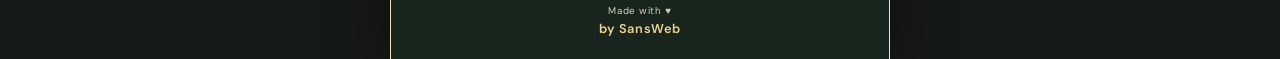
<file: rico-tiara-betawi-motion/index.html>
<!doctype html>
<html lang="id">
<head>
  <meta charset="utf-8" />
  <meta name="viewport" content="width=device-width, initial-scale=1, viewport-fit=cover" />
  <meta name="theme-color" content="#263f2e" />
  <meta name="description" content="Undangan pernikahan Rico dan Tiara dengan nuansa Betawi klasik." />
  <title>Rico & Tiara — Betawi Motion</title>
  <link rel="preconnect" href="https://fonts.googleapis.com" />
  <link rel="preconnect" href="https://fonts.gstatic.com" crossorigin />
  <link href="https://fonts.googleapis.com/css2?family=Cormorant+Garamond:ital,wght@0,400;0,500;0,600;1,500&family=DM+Sans:wght@400;500;600&family=Great+Vibes&display=swap" rel="stylesheet" />
  <link rel="stylesheet" href="./styles.css" />
</head>
<body class="is-locked">
  <div class="site-shell">
    <main id="invitation" aria-hidden="true">
      <section class="motion-hero" id="home">
        <div class="motion-hero__art" aria-hidden="true"></div>
        <div class="motion-hero__shade" aria-hidden="true"></div>
        <div class="motion-hero__copy reveal-zoom">
          <span class="small-serif">The Wedding Of</span>
          <div class="monogram"><b>R</b><i>&amp;</i><b>T</b></div>
          <p>Rico &amp; Tiara</p>
          <span class="scroll-note">Gulir untuk melihat</span>
        </div>
      </section>

      <section class="pantun olive-section">
        <div class="ornament ornament--top" aria-hidden="true"></div>
        <figure class="portrait-frame reveal-zoom">
          <img src="./assets/photo-05.webp" alt="Rico dan Tiara mengenakan busana adat Betawi" />
          <span class="corner-flower corner-flower--right" aria-hidden="true">✾</span>
        </figure>
        <div class="pantun__copy reveal-up">
          <p class="section-kicker">Pantun Betawi</p>
          <h2>Sirih kuning tersusun rapi</h2>
          <p>Harumnya sampai ke tanah seberang<br />Rico dan Tiara mengikat janji<br />Mohon doa restu sepanjang zaman</p>
        </div>
        <div class="tumpal-divider" aria-hidden="true"></div>
      </section>

      <section class="couple paper-section">
        <div class="floral-crown sway" aria-hidden="true">❈</div>
        <div class="container">
          <p class="arabic reveal-zoom">﷽</p>
          <p class="greeting reveal-up">Assalamu’alaikum Warahmatullahi Wabarakatuh</p>
          <p class="intro reveal-up">Dengan memohon rahmat dan ridho Allah SWT, kami mengundang Bapak/Ibu/Saudara/i untuk menghadiri acara pernikahan kami.</p>

          <article class="person-card reveal-right">
            <div class="person-photo"><img src="./assets/photo-04.webp" alt="Rico" /></div>
            <div class="person-copy">
              <span class="script-name">Rico</span>
              <h3>Rico Pratama</h3>
              <p>Putra pertama dari<br /><b>Bapak Ahmad &amp; Ibu Siti</b></p>
              <a href="#" aria-label="Instagram Rico">@ricopratama</a>
            </div>
          </article>

          <div class="ampersand reveal-zoom">&amp;</div>

          <article class="person-card person-card--reverse reveal-left">
            <div class="person-photo"><img src="./assets/photo-03.webp" alt="Tiara" /></div>
            <div class="person-copy">
              <span class="script-name">Tiara</span>
              <h3>Tiara Maharani</h3>
              <p>Putri pertama dari<br /><b>Bapak Rahmat &amp; Ibu Lina</b></p>
              <a href="#" aria-label="Instagram Tiara">@tiaramaharani</a>
            </div>
          </article>
        </div>
        <div class="flower-bed" aria-hidden="true"></div>
      </section>

      <section class="events heritage-section">
        <div class="container">
          <p class="section-kicker light reveal-up">Save The Date</p>
          <h2 class="section-title light reveal-zoom">Hari Bahagia Kami</h2>

          <article class="event-card reveal-right">
            <span class="event-card__icon">◇</span>
            <h3>Akad Nikah</h3>
            <p class="event-date">SABTU, 12 DESEMBER 2026</p>
            <div class="event-rule"></div>
            <p><b>09.00 – 10.00 WIB</b></p>
            <p>Kediaman Mempelai Wanita<br />Jl. Kebahagiaan No. 12, Jakarta</p>
            <a class="button button--cream" href="https://maps.google.com" target="_blank" rel="noreferrer">Lihat Lokasi</a>
          </article>

          <article class="event-card reveal-left">
            <span class="event-card__icon">✦</span>
            <h3>Resepsi Nikah</h3>
            <p class="event-date">SABTU, 12 DESEMBER 2026</p>
            <div class="event-rule"></div>
            <p><b>11.00 – 15.00 WIB</b></p>
            <p>Gedung Serbaguna Bahagia<br />Jakarta, Indonesia</p>
            <a class="button button--cream" href="https://maps.google.com" target="_blank" rel="noreferrer">Lihat Lokasi</a>
          </article>
        </div>
      </section>

      <section class="countdown paper-section">
        <div class="container">
          <p class="section-kicker reveal-up">Menuju Hari Bahagia</p>
          <h2 class="section-title reveal-zoom">Save The Date</h2>
          <div class="countdown-grid reveal-up" id="countdown">
            <div><strong id="days">00</strong><span>Hari</span></div>
            <div><strong id="hours">00</strong><span>Jam</span></div>
            <div><strong id="minutes">00</strong><span>Menit</span></div>
            <div><strong id="seconds">00</strong><span>Detik</span></div>
          </div>
        </div>
        <div class="flower-field" aria-hidden="true"></div>
      </section>

      <section class="gallery paper-section">
        <div class="container">
          <p class="section-kicker reveal-up">Our Gallery</p>
          <h2 class="section-title reveal-zoom">Cerita Dalam Bingkai</h2>
          <p class="gallery-quote reveal-up">“Loved you yesterday, love you still, always have, always will.”</p>
          <div class="gallery-grid">
            <button class="gallery-item gallery-item--tall reveal-zoom"><img src="./assets/photo-01.webp" alt="Rico dan Tiara" /></button>
            <button class="gallery-item reveal-zoom"><img src="./assets/photo-02.webp" alt="Rico dan Tiara duduk bersama" /></button>
            <button class="gallery-item reveal-zoom"><img src="./assets/photo-08.webp" alt="Rico dan Tiara berpose" /></button>
            <button class="gallery-item gallery-item--wide reveal-zoom"><img src="./assets/photo-07.webp" alt="Rico dan Tiara berdiri bersama" /></button>
            <button class="gallery-item reveal-zoom"><img src="./assets/photo-09.webp" alt="Rico dan Tiara tersenyum" /></button>
            <button class="gallery-item reveal-zoom"><img src="./assets/photo-10.webp" alt="Rico dan Tiara dengan busana Betawi" /></button>
          </div>
        </div>
      </section>

      <section class="story parallax-section">
        <div class="story-overlay"></div>
        <div class="container story-content">
          <p class="section-kicker light reveal-up">Love Story</p>
          <h2 class="section-title light reveal-zoom">Perjalanan Kami</h2>
          <div class="timeline">
            <article class="timeline-item reveal-right"><span>2022</span><h3>Pertama Bertemu</h3><p>Berawal dari pertemuan sederhana yang perlahan menjadi cerita paling berarti.</p></article>
            <article class="timeline-item reveal-left"><span>2025</span><h3>Mengikat Janji</h3><p>Kami meyakinkan hati untuk berjalan bersama menuju masa depan.</p></article>
            <article class="timeline-item reveal-right"><span>2026</span><h3>Hari Bahagia</h3><p>Dengan restu keluarga, kami memulai babak baru dalam ikatan pernikahan.</p></article>
          </div>
        </div>
      </section>

      <section class="rsvp paper-section">
        <div class="container">
          <p class="section-kicker reveal-up">RSVP &amp; Wishes</p>
          <h2 class="section-title reveal-zoom">Kirim Doa Terbaik</h2>
          <form class="rsvp-form reveal-up" id="rsvpForm">
            <label>Nama<input id="guestName" name="name" placeholder="Nama Anda" required /></label>
            <label>Ucapan<textarea id="guestMessage" name="message" rows="4" placeholder="Tuliskan doa dan ucapan" required></textarea></label>
            <label>Konfirmasi<select id="guestStatus" name="status" required><option value="">Pilih kehadiran</option><option value="Hadir">Hadir</option><option value="Tidak Hadir">Tidak Hadir</option><option value="Masih Ragu">Masih Ragu</option></select></label>
            <button class="button button--green" type="submit">Kirim Ucapan</button>
          </form>
          <div class="wishes" id="wishes" aria-live="polite"></div>
        </div>
      </section>

      <section class="gift olive-section">
        <div class="container">
          <p class="section-kicker light reveal-up">Wedding Gift</p>
          <h2 class="section-title light reveal-zoom">Tanda Kasih</h2>
          <p class="gift-intro reveal-up">Doa restu Anda merupakan hadiah terindah bagi kami. Namun jika ingin memberikan tanda kasih, dapat melalui rekening berikut.</p>
          <div class="bank-card reveal-right"><small>Bank BCA</small><strong>123 456 7890</strong><span>a.n. Rico Pratama</span><button class="copy-button" data-copy="1234567890">Salin Nomor</button></div>
          <div class="bank-card reveal-left"><small>Bank Mandiri</small><strong>098 765 4321</strong><span>a.n. Tiara Maharani</span><button class="copy-button" data-copy="0987654321">Salin Nomor</button></div>
        </div>
      </section>

      <section class="closing">
        <img class="closing__photo" src="./assets/photo-01.webp" alt="Rico dan Tiara" />
        <div class="closing__veil"></div>
        <div class="closing__copy reveal-up">
          <p>“Dan di antara tanda-tanda kebesaran-Nya ialah Dia menciptakan pasangan-pasangan untukmu dari jenismu sendiri.”</p>
          <span>QS. Ar-Rum: 21</span>
          <h2>Terima Kasih</h2>
          <h3>Rico &amp; Tiara</h3>
        </div>
      </section>

      <footer><span>Made with ♥</span><a href="https://sansweb.my.id" target="_blank" rel="noreferrer">by SansWeb</a></footer>
    </main>

    <section class="cover" id="cover" aria-label="Sampul undangan">
      <img class="cover__photo" src="./assets/photo-07.webp" alt="Rico dan Tiara" />
      <div class="cover__overlay"></div>
      <div class="cover__ornament cover__ornament--top" aria-hidden="true"></div>
      <div class="cover__content">
        <span class="small-serif">The Wedding Of</span>
        <h1>Rico <i>&amp;</i> Tiara</h1>
        <div class="guest-copy"><span>Kepada Yth.</span><strong id="guestDisplay">Tamu Undangan</strong></div>
        <button id="openInvitation" class="button button--cover" type="button"><span>✉</span> Buka Undangan</button>
      </div>
    </section>

    <section class="opening-scene" id="openingScene" aria-hidden="true">
      <div class="opening-scene__art"></div>
      <div class="opening-scene__glow"></div>
      <div class="opening-scene__door opening-scene__door--left"></div>
      <div class="opening-scene__door opening-scene__door--right"></div>
      <div class="opening-scene__petals" aria-hidden="true"><i></i><i></i><i></i><i></i><i></i><i></i></div>
      <div class="opening-scene__text">
        <span>The Wedding Of</span>
        <div><b>R</b><i>&amp;</i><b>T</b></div>
        <strong>Rico &amp; Tiara</strong>
      </div>
    </section>

    <button class="music-toggle" id="musicToggle" type="button" aria-label="Jeda musik" hidden><span></span></button>
    <div class="lightbox" id="lightbox" role="dialog" aria-modal="true" aria-label="Foto galeri" hidden><button type="button" aria-label="Tutup">×</button><img alt="Foto galeri diperbesar" /></div>
    <div class="toast" id="toast" role="status" aria-live="polite"></div>
  </div>
  <script src="./app.js"></script>
</body>
</html>
</file>
